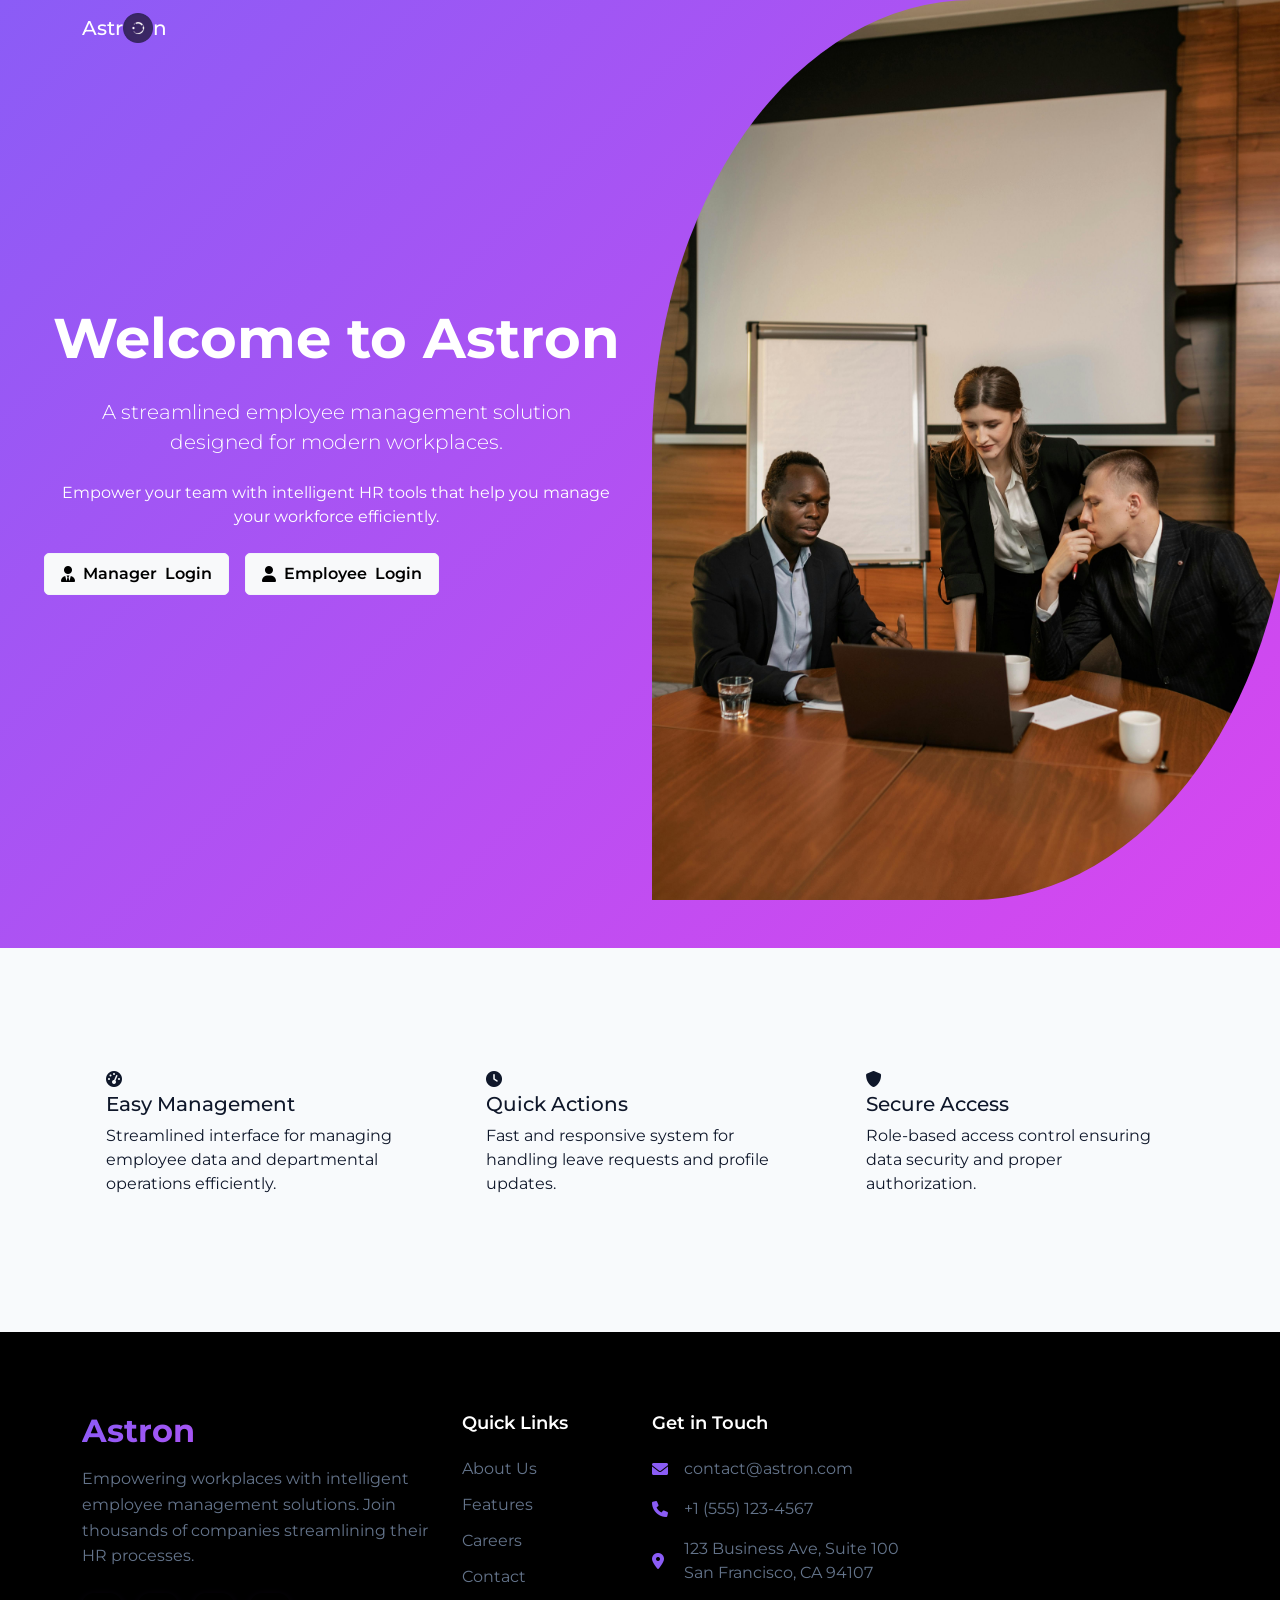
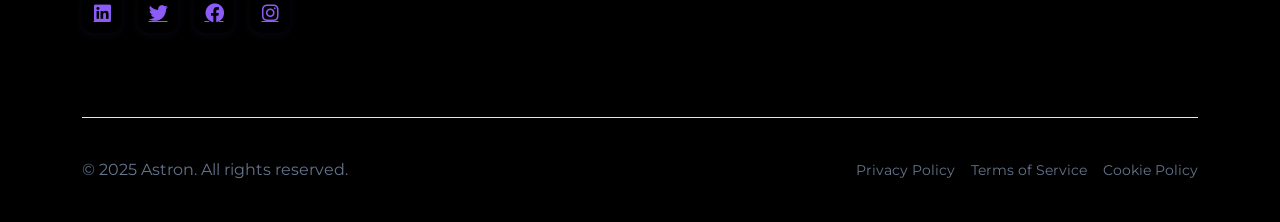
<file: Project_Frontend/index.html>
<!DOCTYPE html>
<html lang="en">

<head>
  <meta charset="UTF-8">
  <meta name="viewport" content="width=device-width, initial-scale=1.0">
  <title>Astron - Employee Management System</title>
  <link href="https://cdn.jsdelivr.net/npm/bootstrap@5.3.0/dist/css/bootstrap.min.css" rel="stylesheet">
  <link href="https://cdnjs.cloudflare.com/ajax/libs/font-awesome/6.0.0/css/all.min.css" rel="stylesheet">
  <link rel="stylesheet" href="./public/styles/global.css">
  <link rel="stylesheet" href="style.css">
</head>

<body>
  <!-- Navbar -->
  <nav class="navbar navbar-expand-lg fixed-top">
    <div class="container ">
      <a class="navbar-brand d-flex align-items-center fw-medium text-white" href="#">
        Astr<img src="./public/images/astron.png" width="30" alt="">n</a>
      <button class="navbar-toggler" type="button" data-bs-toggle="collapse" data-bs-target="#navbarNav">
        <span class="navbar-toggler-icon"></span>
      </button>
    </div>
  </nav>

  <!-- Hero Section -->
  <section class="hero-section px-d-0 px-2 pb-5">
    <div class="container-fluid p-0">
      <div class="row align-items-center h-100 justify-content-between ">
        <div class="col-lg-6 ps-lg-5 pt-lg-0 pt-5 text-center">
          <h1 class="display-4 fw-bold mb-4">Welcome to <span class="d-lg-inline d-block">Astron</span></h1>
          <p class="lead mb-4">A streamlined employee management solution <br>designed for modern workplaces.</p>
          <p class="mb-4">Empower your team with intelligent HR tools that help you manage your workforce efficiently.
          </p>

          <div class="d-flex gap-3">
            <a href="/login-manager" class="btn btn-light login-btn d-flex gap-2 align-items-center">
              <i class="fas fa-user-tie d-lg-inline d-none"></i>
              Manager <span class="d-lg-inline d-none">Login</span>
            </a>
            <a href="/login-user" class="btn btn-light login-btn d-flex gap-2 align-items-center">
              <i class="fas fa-user d-lg-inline d-none"></i>
              Employee <span class="d-lg-inline d-none">Login</span>
            </a>
          </div>
        </div>
        <div class="col-lg-6 ">
          <img src="./public/images/employees2.jpg" alt="Astron Dashboard" class="hero-image d- d-lg-block"
            style="max-height: 100vh;width: 50vw; object-fit: cover;">
        </div>
      </div>
    </div>
  </section>

  <!-- Features Section -->
  <section class="container my-5 py-5">
    <div class="row g-4">
      <div class="col-md-4">
        <div class="feature-card p-4">
          <div class="feature-icon">
            <i class="fas fa-tachometer-alt"></i>
          </div>
          <h5>Easy Management</h5>
          <p>Streamlined interface for managing employee data and departmental operations efficiently.</p>
        </div>
      </div>
      <div class="col-md-4">
        <div class="feature-card p-4">
          <div class="feature-icon">
            <i class="fas fa-clock"></i>
          </div>
          <h5>Quick Actions</h5>
          <p>Fast and responsive system for handling leave requests and profile updates.</p>
        </div>
      </div>
      <div class="col-md-4">
        <div class="feature-card p-4">
          <div class="feature-icon">
            <i class="fas fa-shield-alt"></i>
          </div>
          <h5>Secure Access</h5>
          <p>Role-based access control ensuring data security and proper authorization.</p>
        </div>
      </div>
    </div>
  </section>

  <footer class="footer">
    <div class="container">
      <div class="footer-content">
        <div class="row gy-4">
          <div class="col-lg-4 col-md-6">
            <div class="footer-brand">
              <h2 class="footer-logo">Astron</h2>
              <p class="footer-description">
                Empowering workplaces with intelligent employee management solutions. Join thousands of companies
                streamlining their HR processes.
              </p>
              <div class="footer-social">
                <a href="#" class="social-link"><i class="fab fa-linkedin"></i></a>
                <a href="#" class="social-link"><i class="fab fa-twitter"></i></a>
                <a href="#" class="social-link"><i class="fab fa-facebook"></i></a>
                <a href="#" class="social-link"><i class="fab fa-instagram"></i></a>
              </div>
            </div>
          </div>

          <div class="col-lg-2 col-md-6">
            <h5 class="footer-title">Quick Links</h5>
            <ul class="footer-links list-unstyled">
              <li><a href="#">About Us</a></li>
              <li><a href="#">Features</a></li>
              <!-- <li><a href="#">Pricing</a></li> -->
              <li><a href="#">Careers</a></li>
              <li><a href="#">Contact</a></li>
            </ul>
          </div>

          <!-- <div class="col-lg-2 col-md-6">
            <h5 class="footer-title">Resources</h5>
            <ul class="footer-links list-unstyled">
              <li><a href="#">Blog</a></li>
              <li><a href="#">Documentation</a></li>
              <li><a href="#">Help Center</a></li>
              <li><a href="#">API Docs</a></li>
              <li><a href="#">Status</a></li>
            </ul>
          </div> -->

          <div class="col-lg-4 col-md-6">
            <h5 class="footer-title">Get in Touch</h5>
            <div class="footer-contact">
              <p><i class="fas fa-envelope"></i> contact@astron.com</p>
              <p><i class="fas fa-phone"></i> +1 (555) 123-4567</p>
              <p><i class="fas fa-map-marker-alt"></i> 123 Business Ave, Suite 100<br>San Francisco, CA 94107</p>
            </div>
          </div>
        </div>
      </div>

      <div class="footer-bottom">
        <div class="row align-items-center">
          <div class="col-md-6">
            <p class="copyright">© 2025 Astron. All rights reserved.</p>
          </div>
          <div class="col-md-6">
            <ul class="footer-legal list-unstyled d-flex gap-3 justify-content-md-end justify-content-center">
              <li><a href="#">Privacy Policy</a></li>
              <li><a href="#">Terms of Service</a></li>
              <li><a href="#">Cookie Policy</a></li>
            </ul>
          </div>
        </div>
      </div>
    </div>
  </footer>

  <script>
    // Navbar scroll effect
    window.addEventListener('scroll', function () {
      if (window.scrollY > 0) {
        document.querySelector('.navbar').classList.add('scrolled');
      } else {
        document.querySelector('.navbar').classList.remove('scrolled');
      }
    });
  </script>


  
</body>

</html>
</file>
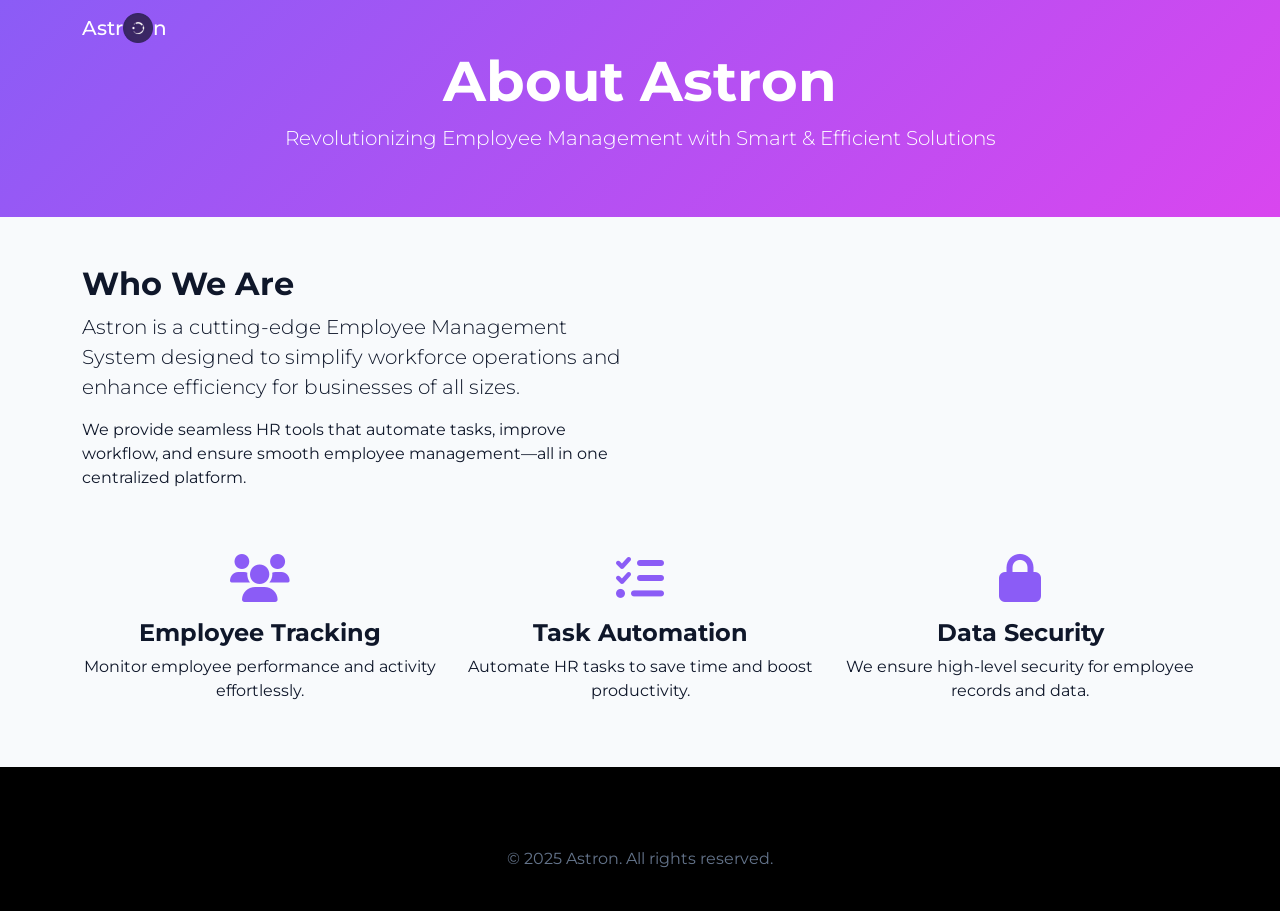
<file: Project_Frontend/aboutUs.html>
<!DOCTYPE html>
<html lang="en">

<head>
  <meta charset="UTF-8">
  <meta name="viewport" content="width=device-width, initial-scale=1.0">
  <title>About Us - Astron</title>
  <link href="https://cdn.jsdelivr.net/npm/bootstrap@5.3.0/dist/css/bootstrap.min.css" rel="stylesheet">
  <link href="https://cdnjs.cloudflare.com/ajax/libs/font-awesome/6.0.0/css/all.min.css" rel="stylesheet">
  <link rel="stylesheet" href="./public/styles/global.css">
  <link rel="stylesheet" href="style.css">
</head>

<body>
  <!-- Navbar -->
  <nav class="navbar navbar-expand-lg fixed-top ">
    <div class="container ">
      <a class="navbar-brand d-flex align-items-center fw-medium text-white" href="#">
        Astr<img src="./public/images/astron.png" width="30" alt="">n</a>
      <button class="navbar-toggler" type="button" data-bs-toggle="collapse" data-bs-target="#navbarNav">
        <span class="navbar-toggler-icon"></span>
      </button>
    </div>
  </nav>

  <!-- Hero Section -->
  <section class="hero-section px-2 pt-5 pb-5 text-center" style="min-height: initial;">
    <div class="container">
      <h1 class="display-4 fw-bold">About Astron</h1>
      <p class="lead">Revolutionizing Employee Management with Smart & Efficient Solutions</p>
    </div>
  </section>

  <section class="container my-5">
    <div class="row align-items-center">
      <div class="col-lg-6">
        <h2 class="fw-bold">Who We Are</h2>
        <p class="lead">Astron is a cutting-edge Employee Management System designed to simplify workforce operations and enhance efficiency for businesses of all sizes.</p>
        <p>We provide seamless HR tools that automate tasks, improve workflow, and ensure smooth employee management—all in one centralized platform.</p>
      </div>
      <div class="col-lg-6 text-center">
        <!-- Prolly add something here -->
      </div>
    </div>
  </section>

  <!-- Features Section -->
  <section class="container text-center my-5">
    <div class="row">
      <div class="col-md-4">
        <i class="fas fa-users fa-3x text-primary"></i>
        <h4 class="fw-bold mt-3">Employee Tracking</h4>
        <p>Monitor employee performance and activity effortlessly.</p>
      </div>
      <div class="col-md-4">
        <i class="fas fa-tasks fa-3x text-primary"></i>
        <h4 class="fw-bold mt-3">Task Automation</h4>
        <p>Automate HR tasks to save time and boost productivity.</p>
      </div>
      <div class="col-md-4">
        <i class="fas fa-lock fa-3x text-primary"></i>
        <h4 class="fw-bold mt-3">Data Security</h4>
        <p>We ensure high-level security for employee records and data.</p>
      </div>
    </div>
  </section>

  <footer class="footer">
    <div class="container text-center">
      <p class="copyright">&copy; 2025 Astron. All rights reserved.</p>
    </div>
  </footer>

  <script>
    // Navbar scroll effect
    window.addEventListener('scroll', function () {
      if (window.scrollY > 0) {
        document.querySelector('.navbar').classList.add('scrolled');
      } else {
        document.querySelector('.navbar').classList.remove('scrolled');
      }
    });
  </script>
</body>

</html>
</file>
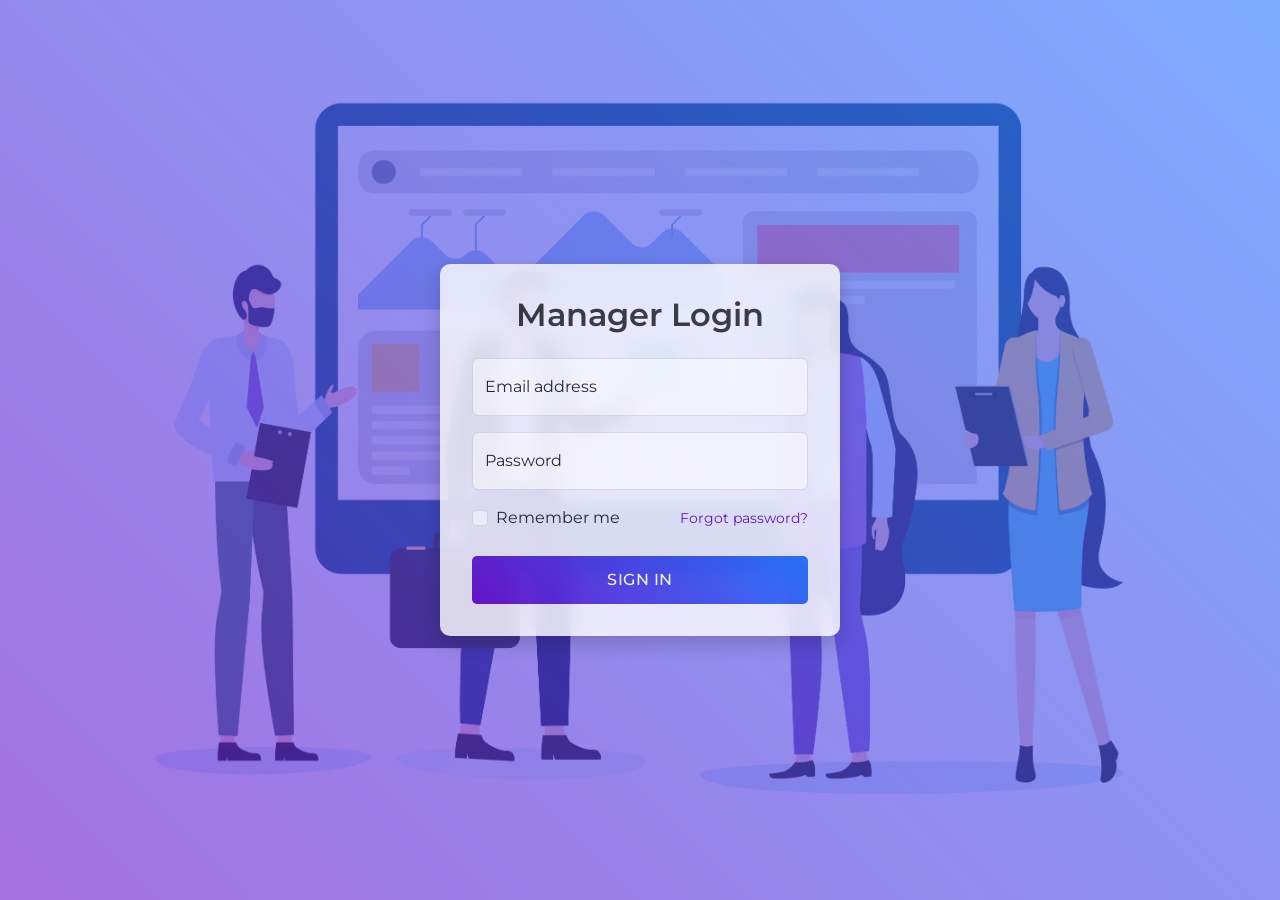
<file: Project_Frontend/login-manager.html>
<!DOCTYPE html>
<html lang="en">

<head>
    <meta charset="UTF-8">
    <meta name="viewport" content="width=device-width, initial-scale=1.0">
    <title>Material Login</title>
    <link href="https://cdnjs.cloudflare.com/ajax/libs/bootstrap/5.3.2/css/bootstrap.min.css" rel="stylesheet">
    <link rel="stylesheet" href="public/styles/global.css">
    <link rel="stylesheet" href="public/styles/login.css">
</head>

<body>
    <div class="login-card">
        <h2 class="card-title mb-4">Manager Login</h2>
        <form>
            <div class="form-floating mb-3">
                <input type="email" class="form-control" id="floatingEmail" placeholder="name@example.com">
                <label for="floatingEmail">Email address</label>
            </div>
            <div class="form-floating mb-3">
                <input type="password" class="form-control" id="floatingPassword" placeholder="Password">
                <label for="floatingPassword">Password</label>
            </div>
            <div class="d-flex justify-content-between align-items-center mb-4">
                <div class="form-check">
                    <input class="form-check-input" type="checkbox" id="rememberMe">
                    <label class="form-check-label" for="rememberMe">
                        Remember me
                    </label>
                </div>
                <a href="#" class="forgot-password">Forgot password?</a>
            </div>
            <button class="btn btn-primary w-100" type="submit" id="signInButton">Sign In</button>
        </form>
    </div>

    <script src="https://cdnjs.cloudflare.com/ajax/libs/bootstrap/5.3.2/js/bootstrap.bundle.min.js"></script>
    <script>
        document.getElementById('signInButton').addEventListener('click',function(event){
            event.preventDefault();
            window.location.href ="../manager/dashboard.html";
        });
    </script>
</body>

</html>
</file>
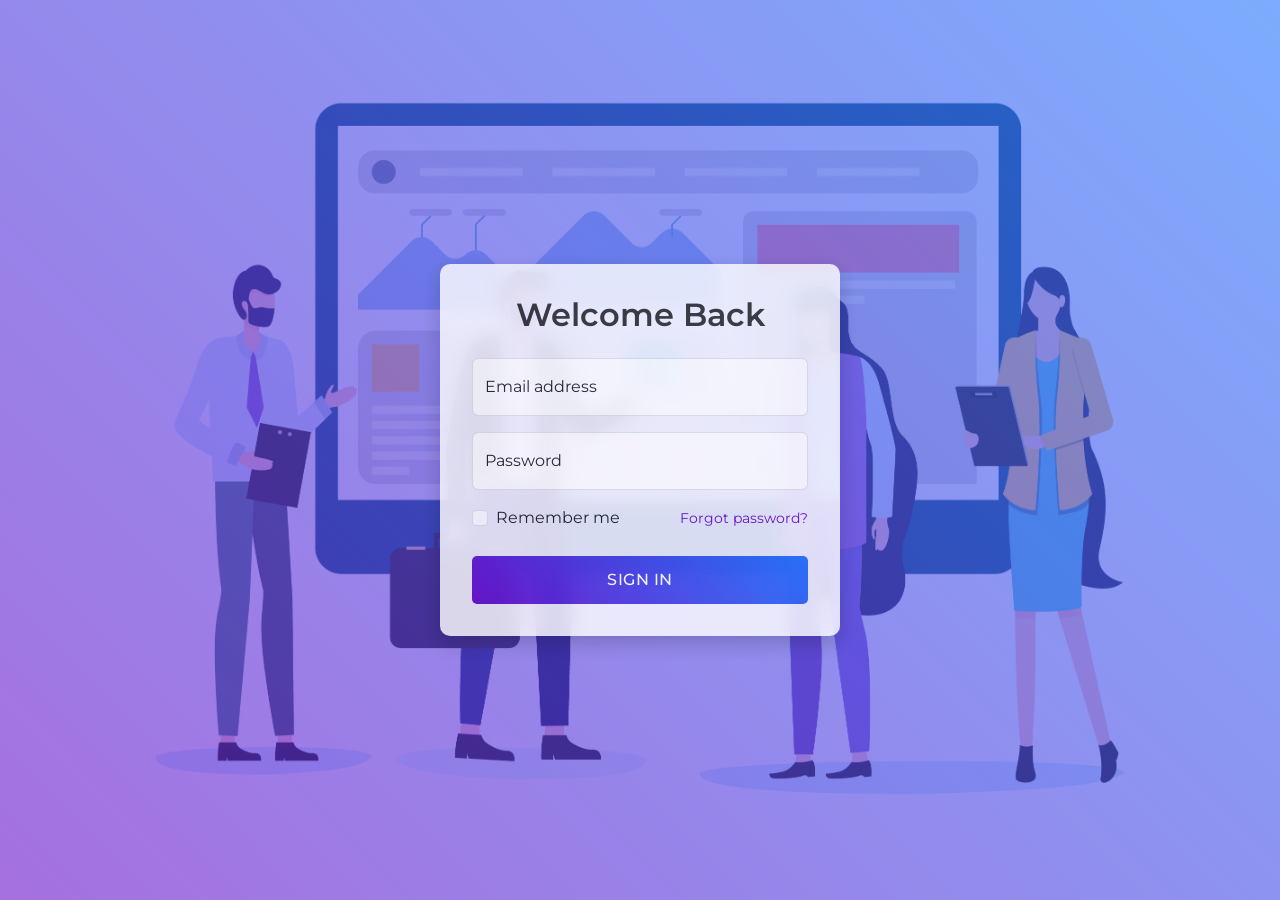
<file: Project_Frontend/login-user.html>
<!DOCTYPE html>
<html lang="en">

<head>
    <meta charset="UTF-8">
    <meta name="viewport" content="width=device-width, initial-scale=1.0">
    <title>Material Login</title>
    <link href="https://cdnjs.cloudflare.com/ajax/libs/bootstrap/5.3.2/css/bootstrap.min.css" rel="stylesheet">
    <link rel="stylesheet" href="public/styles/global.css">
    <link rel="stylesheet" href="public/styles/login.css">
</head>

<body>
    <div class="login-card">
        <h2 class="card-title mb-4">Welcome Back</h2>
        <form>
            <div class="form-floating mb-3">
                <input type="email" class="form-control" id="floatingEmail" placeholder="name@example.com">
                <label for="floatingEmail">Email address</label>
            </div>
            <div class="form-floating mb-3">
                <input type="password" class="form-control" id="floatingPassword" placeholder="Password">
                <label for="floatingPassword">Password</label>
            </div>
            <div class="d-flex justify-content-between align-items-center mb-4">
                <div class="form-check">
                    <input class="form-check-input" type="checkbox" id="rememberMe">
                    <label class="form-check-label" for="rememberMe">
                        Remember me
                    </label>
                </div>
                <a href="#" class="forgot-password">Forgot password?</a>
            </div>
            <button class="btn btn-primary w-100" type="submit" id="signInButton">Sign In</button>
        </form>
    </div>

    <script src="https://cdnjs.cloudflare.com/ajax/libs/bootstrap/5.3.2/js/bootstrap.bundle.min.js"></script>
    <script>
        document.getElementById('signInButton').addEventListener('click',function(event){
            event.preventDefault();
            window.location.href ="../employee/dashboard.html";
        });
    </script>
</body>

</html>
</file>
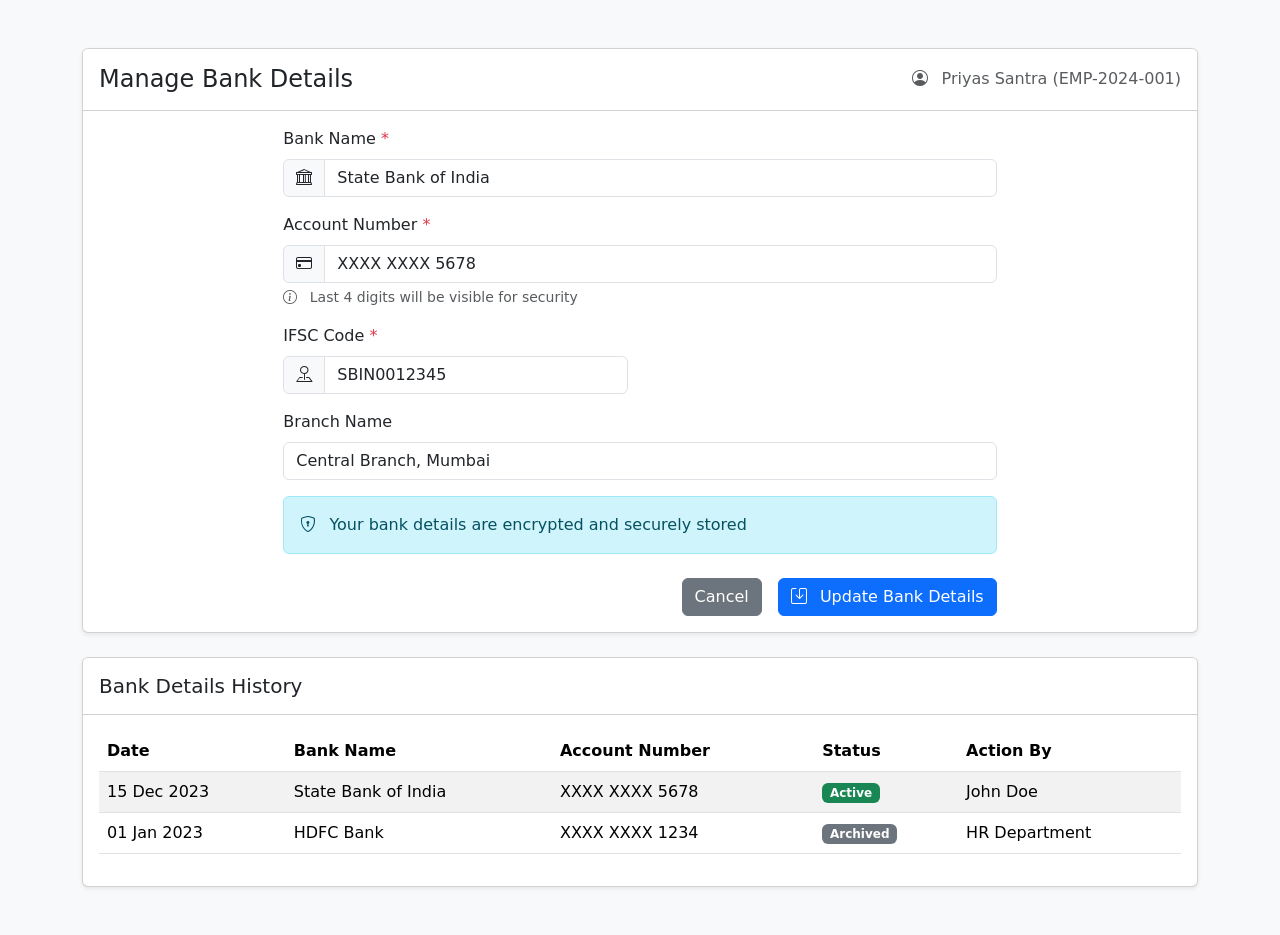
<file: Project_Frontend/employee/bank-details.html>
<!DOCTYPE html>
<html lang="en">
<head>
    <meta charset="UTF-8">
    <meta name="viewport" content="width=device-width, initial-scale=1">
    <title>Bank Details Management</title>
    <!-- Bootstrap 5 CSS -->
    <link href="https://cdn.jsdelivr.net/npm/bootstrap@5.2.3/dist/css/bootstrap.min.css" rel="stylesheet">
    <!-- Bootstrap Icons -->
    <link href="https://cdn.jsdelivr.net/npm/bootstrap-icons@1.10.0/font/bootstrap-icons.css" rel="stylesheet">
</head>
<body class="bg-light">
    <div class="container py-5">
        <div class="card shadow-sm">
            <div class="card-header bg-white py-3">
                <div class="d-flex justify-content-between align-items-center">
                    <h2 class="mb-0 h4">Manage Bank Details</h2>
                    <div class="text-muted">
                        <i class="bi bi-person-circle me-2"></i>
                        Priyas Santra (EMP-2024-001)
                    </div>
                </div>
            </div>
            <div class="card-body">
                <div class="row">
                    <div class="col-md-8 offset-md-2">
                        <form>
                            <div class="mb-3">
                                <label class="form-label">Bank Name <span class="text-danger">*</span></label>
                                <div class="input-group">
                                    <span class="input-group-text"><i class="bi bi-bank"></i></span>
                                    <input 
                                        type="text" 
                                        class="form-control" 
                                        placeholder="Enter full bank name"
                                        value="State Bank of India"
                                        required
                                    >
                                </div>
                            </div>

                            <div class="mb-3">
                                <label class="form-label">Account Number <span class="text-danger">*</span></label>
                                <div class="input-group">
                                    <span class="input-group-text"><i class="bi bi-credit-card"></i></span>
                                    <input 
                                        type="text" 
                                        class="form-control" 
                                        placeholder="Enter account number"
                                        value="XXXX XXXX 5678"
                                        required
                                    >
                                </div>
                                <div class="form-text text-muted">
                                    <i class="bi bi-info-circle me-2"></i>
                                    Last 4 digits will be visible for security
                                </div>
                            </div>

                            <div class="row">
                                <div class="col-md-6 mb-3">
                                    <label class="form-label">IFSC Code <span class="text-danger">*</span></label>
                                    <div class="input-group">
                                        <span class="input-group-text"><i class="bi bi-pin-map"></i></span>
                                        <input 
                                            type="text" 
                                            class="form-control" 
                                            placeholder="Enter IFSC Code"
                                            value="SBIN0012345"
                                            required
                                        >
                                    </div>
                                </div>
                                <!-- <div class="col-md-6 mb-3">
                                    <label class="form-label">Account Type <span class="text-danger">*</span></label>
                                    <select class="form-select">
                                        <option>Savings</option>
                                        <option>Current</option>
                                        <option>Salary</option>
                                    </select>
                                </div> -->
                            </div>

                            <div class="mb-3">
                                <label class="form-label">Branch Name</label>
                                <input 
                                    type="text" 
                                    class="form-control" 
                                    placeholder="Enter branch name"
                                    value="Central Branch, Mumbai"
                                >
                            </div>

                            <div class="alert alert-info" role="alert">
                                <i class="bi bi-shield-lock me-2"></i>
                                Your bank details are encrypted and securely stored
                            </div>

                            <div class="d-flex justify-content-end gap-3 mt-4">
                                <a href="dashboard.html">
                                <button type="button" class="btn btn-secondary">
                                    Cancel
                                </button>
                            </a>
                                <button type="submit" class="btn btn-primary">
                                    <i class="bi bi-save me-2"></i>
                                    Update Bank Details
                                </button>
                            </div>
                        </form>
                    </div>
                </div>
            </div>
        </div>

        <div class="card shadow-sm mt-4">
            <div class="card-header bg-white py-3">
                <h5 class="mb-0">Bank Details History</h5>
            </div>
            <div class="card-body">
                <div class="table-responsive">
                    <table class="table table-striped">
                        <thead>
                            <tr>
                                <th>Date</th>
                                <th>Bank Name</th>
                                <th>Account Number</th>
                                <th>Status</th>
                                <th>Action By</th>
                            </tr>
                        </thead>
                        <tbody>
                            <tr>
                                <td>15 Dec 2023</td>
                                <td>State Bank of India</td>
                                <td>XXXX XXXX 5678</td>
                                <td><span class="badge bg-success">Active</span></td>
                                <td>John Doe</td>
                            </tr>
                            <tr>
                                <td>01 Jan 2023</td>
                                <td>HDFC Bank</td>
                                <td>XXXX XXXX 1234</td>
                                <td><span class="badge bg-secondary">Archived</span></td>
                                <td>HR Department</td>
                            </tr>
                        </tbody>
                    </table>
                </div>
            </div>
        </div>
    </div>

    <!-- Bootstrap 5 JS Bundle with Popper -->
    <script src="https://cdn.jsdelivr.net/npm/bootstrap@5.2.3/dist/js/bootstrap.bundle.min.js"></script>
</body>
</html>
</file>
<file: Project_Frontend/public/styles/global.css>
@import url('https://fonts.googleapis.com/css2?family=Montserrat:ital,wght@0,100..900;1,100..900&family=Space+Grotesk:wght@300..700&display=swap');

/* Variables */
:root {
    /* Colors */
    --primary: #8b5cf6;
    --primary-dark: #7c3aed;
    --secondary: #64748b;
    --surface: #f8fafc;
    --surface-dark: #f1f5f9;
    --text: #0f172a;
    --text-light: #ffffff;
    --accent: #c084fc;

    /* Gradients */
    --gradient-start: #8b5cf6;
    --gradient-end: #d946ef;

    /* Legacy names */
    --primary-color: var(--primary);
    --light-border: var(--surface-dark);
    --hover-background-light: var(--surface-dark);

    /* Extra Theming */
    --border-color: #e9ecef;
    --hover-bg: #f8f9fa;
    --text-muted: #6c757d;
    --badge-active-bg: #dcf5e7;
    --badge-active-color: #0a6c2e;
    --badge-leave-bg: #fff4d9;
    --badge-leave-color: #946300;
    --badge-inactive-bg: #ffe5e5;
    --badge-inactive-color: #c10000;
    --transition: all 0.2s ease-in-out;
}

/* Base styles */
* {
    margin: 0;
    padding: 0;
    box-sizing: border-box;
    font-family: "Montserrat", serif;
}

/* Bootstrap Theme*/
.bg-primary {
    background-color: var(--primary) !important;
}

.text-primary {
    color: var(--primary) !important;
}

.btn-outline-primary {
    --bs-btn-border-color: var(--primary) !important;
    color: var(--primary) !important;
}

.btn-primary {
    --bs-btn-bg: var(--primary) !important;
    --bs-btn-border-color: none !important;
}

.pagination {
    --bs-pagination-active-bg: var(--primary) !important;
    --bs-pagination-border-color: none !important;
    --bs-pagination-color: var(--text) !important;
}

/* Transitions */
*,
.btn,
.btn-light,
.btn-heavy,
.btn-heavy>* {
    transition: all 0.3s ease;
}

/* Button base */
.btn {
    padding: 0.5em 1em;
    border-radius: 5px;
    font-weight: 600;
    cursor: pointer;
    display: inline-block;
}

/* Button variants */
.btn-light {
    border: 1px solid var(--light-border);
}

.btn-light:hover {
    background-color: var(--hover-background-light);
}

.btn-heavy {
    background-color: var(--primary);
    color: var(--text-light) !important;
}

.btn-heavy:hover {
    background-color: var(--text-light) !important;
    border: 1px solid var(--primary);
    color: var(--primary) !important;
}

/* Components */
.profile-header {
    border-radius: 10px;
    background: linear-gradient(135deg, var(--gradient-start) 0%, var(--gradient-end) 100%);
    color: var(--text-light);
    padding: 1.5rem;
    margin-bottom: 1rem;
}

.welcome-banner {
    background: linear-gradient(135deg, var(--gradient-start) 0%, var(--gradient-end) 100%);
    color: white;
    border-radius: 15px;
    padding: 2rem;
    margin-bottom: 2rem;
}

.stat-card {
    transition: transform 0.2s;
    border: none;
    border-radius: 15px;
    box-shadow: 0 4px 15px rgba(0, 0, 0, 0.1);
    height: 100%;
}

.stat-card:hover {
    transform: translateY(-5px);
}

.stat-icon {
    min-width: 50px !important;
    width: 50px !important;
    height: 50px !important;
    min-height: 50px !important;
    display: flex;
    align-items: center;
    justify-content: center;
    border-radius: 12px;
    background: rgba(255, 255, 255, 0.2);
}

.project-card {
    border: 1px solid #e0e0e0;
    border-radius: 15px;
    transition: all 0.3s ease;
}

.project-card:hover {
    box-shadow: 0 5px 15px rgba(0, 0, 0, 0.1);
}

.avatar-stack {
    display: flex;
    margin-right: 1rem;
}

.avatar-stack img {
    width: 35px;
    height: 35px;
    border-radius: 50%;
    border: 2px solid var(--text-light);
    margin-left: -10px;
}

.quick-action {
    background: var(--text-light);
    border-radius: 12px;
    transition: all 0.3s ease;
    text-decoration: none;
    color: inherit;
}

.quick-action:hover {
    background: var(--text-light);
    transform: translateY(-2px);
}

.status-badge {
    padding: 0.5rem 1rem;
    border-radius: 20px;
    font-weight: 500;
}

/* For Employees page mostly */

/* Tabs Styling */

.employees-section .nav-tabs .nav-link {
    color: var(--text-muted);
}

.employees-section .nav-tabs .nav-link.active {
    border-bottom: 2px solid var(--primary);
}

/* Filters Row */
/* .form-select:focus,
input:focus {
    border-color: rgba(170, 62, 152, 0.25) !important;
    box-shadow: 0 0 0 0.15rem rgba(170, 62, 152, 0.25) !important;
} */

/* Table Styling */
.table thead {
    --bs-table-bg: var(--primary-color);
    --bs-table-color: #ffffff;
    font-weight: 600;
    text-transform: uppercase;
    font-size: 0.75rem;
    padding: 1rem;
}

.employees-section .table td {
    padding: 1rem;
    vertical-align: middle;
}

.employees-section .table tr:hover {
    background-color: var(--hover-bg);
}

/* Status Badges */
.badge.bg-success {
    background-color: var(--badge-active-bg) !important;
    color: var(--badge-active-color);
}

.badge.bg-warning {
    background-color: var(--badge-leave-bg) !important;
    color: var(--badge-leave-color);
}

.badge.bg-danger {
    background-color: var(--badge-inactive-bg) !important;
    color: var(--badge-inactive-color);
}

.stat-card {
    border-left: 4px solid;
    transition: transform 0.2s;
}

/* Responsive Adjustments */
@media (max-width: 768px) {
    .employees-section .nav-tabs {
        gap: 0.5rem;
        flex-wrap: nowrap;
        overflow-x: auto;
        -webkit-overflow-scrolling: touch;
    }

    .employees-section .nav-tabs .nav-link {
        white-space: nowrap;
    }

    .employees-section .table th {
        font-size: 0.7rem;
        padding: 0.75rem 0.5rem;
    }

    .employees-section .table td {
        padding: 0.75rem 0.5rem;
    }
}

.disableClick{
    pointer-events: none;
}
</file>
<file: Project_Frontend/style.css>
:root {
	--primary: #8b5cf6;
	--primary-dark: #7c3aed;
	--secondary: #64748b;
	--surface: #f8fafc;
	--surface-dark: #f1f5f9;
	--text: #0f172a;
	--accent: #c084fc;
	--gradient-start: #8b5cf6;
	--gradient-start-light: #8b5cf6;
	--gradient-end: #d946ef;
	--gradient-end-light: #d846ef7e;
}

body {
	background-color: var(--surface);
	font-family: 'Inter', sans-serif;
	color: var(--text);
}

.scrolled {
	box-shadow: 0 4px 12px rgba(15, 23, 42, 0.1);
	background-color: white;
	padding: 20px 0;
}

.scrolled a {
	color: var(--text) !important;
}

.hero-image {
	/* border-bottom-left-radius: 50%; */
	border-top-left-radius: 50%;
	border-top-left-radius: 50%;
	border-bottom-right-radius: 50%;
}

.hero-section {
	position: relative;
	/* background-image: repeating-radial-gradient(circle at 0 0, var(--primary-dark) 0, var(--gradient-start-light) 10px), repeating-linear-gradient(#444cf755, var(--gradient-end-light)); */
	background: linear-gradient(135deg, var(--gradient-start),
		var(--gradient-end));
	min-height: 100vh;
	color: white;
	position: relative;
	overflow: hidden;
}

.hero-section div.container {
	position: relative;
	z-index: 10;
}

/* Footer Styling */
.footer {
	background-color: black;
	padding: 80px 0 40px;
	position: relative;
	overflow: hidden;
}

.footer-gradient {
	position: absolute;
	top: 0;
	left: 0;
	right: 0;
	height: 2px;
	background: linear-gradient(90deg, #8b5cf6, #d946ef);
}

.footer-brand {
	margin-bottom: 24px;
}

.footer-logo {
	font-size: 2rem;
	font-weight: 700;
	background: linear-gradient(135deg, #8b5cf6, #d946ef);
	-webkit-background-clip: text;
	background-clip: text;
	-webkit-text-fill-color: transparent;
	margin-bottom: 16px;
}

.footer-description {
	color: #64748b;
	margin-bottom: 24px;
	line-height: 1.6;
}

.footer-social {
	display: flex;
	gap: 16px;
}

.social-link {
	width: 40px;
	height: 40px;
	display: flex;
	align-items: center;
	justify-content: center;
	border-radius: 12px;
	color: #8b5cf6;
	font-size: 1.2rem;
	transition: all 0.3s ease;
	box-shadow: 0 2px 8px rgba(139, 92, 246, 0.08);
}

.social-link:hover {
	background-color: #8b5cf6;
	color: white;
	transform: translateY(-2px);
}

.footer-title {
	color: #ffffff;
	font-size: 1.1rem;
	font-weight: 600;
	margin-bottom: 24px;
}

.footer-links {
	list-style: none;
	padding: 0;
	margin: 0;
}

.footer-links li {
	margin-bottom: 12px;
}

.footer-links a {
	color: #64748b;
	text-decoration: none;
	transition: color 0.3s ease;
}

.footer-links a:hover {
	color: #8b5cf6;
}

.footer-contact {
	color: #64748b;
}

.footer-contact p {
	display: flex;
	align-items: center;
	gap: 12px;
	margin-bottom: 16px;
}

.footer-contact i {
	color: #8b5cf6;
	width: 20px;
}

.footer-bottom {
	margin-top: 60px;
	padding-top: 40px;
	border-top: 1px solid #e2e8f0;
}

.copyright {
	color: #64748b;
	margin: 0;
}

.footer-legal {
	list-style: none;
	padding: 0;
	margin: 0;
	display: flex;
	gap: 24px;
	justify-content: flex-end;
}

.footer-legal a {
	color: #64748b;
	text-decoration: none;
	font-size: 0.9rem;
	transition: color 0.3s ease;
}

.footer-legal a:hover {
	color: #8b5cf6;
}

.navbar-toggler {
	box-shadow: none !important;
	border: none !important;
	outline: none !important;
}

@media ( max-width : 991.2px) {
	section>div>div {
		flex-direction: column-reverse;
	}
	.hero-section>div>div>div:nth-child(1)>div {
		justify-content: space-between;
	}

	/* section>div>div>div:nth-child(2) {
    padding: 0 1.5rem 1rem 1.5rem;
  } */
	.hero-image {
		width: 100% !important;
		border-radius: 20px !important;
		overflow: hidden !important;
	}
	.login-btn {
		width: 100%;
		justify-content: center;
	}
	.hero-section img {
		margin-top: 1rem;
	}
	.footer {
		padding: 60px 0 30px;
	}
	.footer-legal {
		justify-content: flex-start;
		margin-top: 20px;
		flex-wrap: wrap;
		gap: 16px;
	}
	.copyright {
		text-align: center;
	}
}
</file>
<file: Project_Frontend/public/styles/login.css>
body {
    background: linear-gradient(45deg, #6a11cb, #2575fc);
    min-height: 100vh;
    display: flex;
    align-items: center;
    justify-content: center;
    position: relative;
    /* Ensure relative positioning for the pseudo-element */
}

body::before {
    content: "";
    position: absolute;
    top: 0;
    left: 0;
    width: 100%;
    height: 100%;
    background: url("background.jpg") no-repeat center center/cover;
    opacity: 0.4;
    /* Adjust the opacity to make the image dimmer */
    z-index: -1;
}

.login-card {
    background: rgba(255, 255, 255, 0.9);
    border-radius: 10px;
    padding: 2rem;
    box-shadow: 0 8px 20px rgba(0, 0, 0, 0.2);
    backdrop-filter: blur(10px);
    max-width: 400px;
    width: 90%;
    opacity: 0.9;
}

.form-floating {
    margin-bottom: 1rem;
}

.form-control:focus {
    border-color: #6a11cb;
    box-shadow: 0 0 0 0.25rem rgba(106, 17, 203, 0.25);
}

.btn-primary {
    background: linear-gradient(45deg, #6a11cb, #2575fc);
    border: none;
    padding: 0.75rem;
    font-weight: 500;
    text-transform: uppercase;
    letter-spacing: 0.5px;
}

.btn-primary:hover {
    background: linear-gradient(45deg, #5810a5, #1e5fcb);
    transform: translateY(-1px);
    box-shadow: 0 4px 12px rgba(0, 0, 0, 0.15);
}

.card-title {
    color: #333;
    font-weight: 600;
    text-align: center;
    margin-bottom: 2rem;
}

.form-check-input:checked {
    background-color: #6a11cb;
    border-color: #6a11cb;
}

.forgot-password {
    color: #6a11cb;
    text-decoration: none;
    font-size: 0.9rem;
}

.forgot-password:hover {
    color: #5810a5;
    text-decoration: underline;
}
</file>
